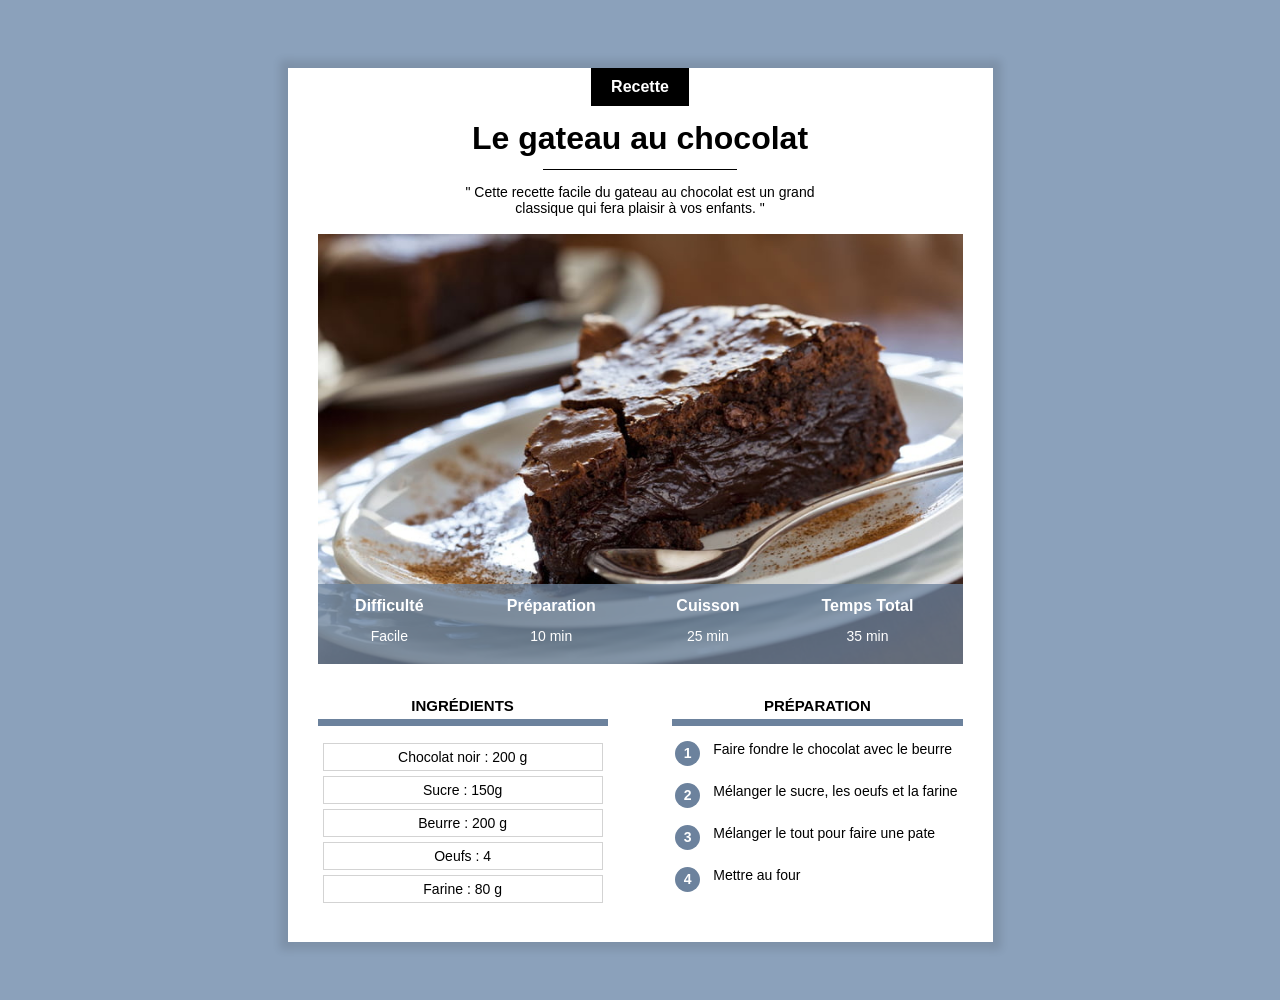
<file: index.html>
<!DOCTYPE html>
<html>
    <head>
        <title>Recette de gateau au chocolat</title>
        <meta charset="UTF-8">
        <meta name="viewport" content="width=device-width, initial-scale=1.0">
        <link rel="stylesheet" href="recette.css">

    </head>
    <body>

        
        
        <div class="contenu">
            
            <div class="centre categorie">
                <p class="categorie">Recette</p>
            </div>

            <h1>Le gateau au chocolat</h1>

            <div class="separator"></div>

            <div class="centre">
                <p class="description">" Cette recette facile du gateau au chocolat est un grand classique qui fera plaisir à vos enfants. "</p>
            </div>

            <div class="info">
                <img class="centre" style="display: block;" src="gateau.jpg">

                <table class="info">
                    <tr>
                        <th>Difficulté</th> <th>Préparation</th> <th>Cuisson</th> <th>Temps Total</th>
                    </tr>
                    <tr>
                        <td>Facile</td> <td>10 min</td> <td>25 min</td> <td>35 min</td>
                    </tr>
                </table>
            </div>

            <div>
            <div class="colonne1 colonne">
                <h2>Ingrédients</h2>
                <div class="ingredient">
                    <p>Chocolat noir : 200 g</p>
                    <p>Sucre : 150g</p>
                    <p>Beurre : 200 g</p>
                    <p>Oeufs : 4</p>
                    <p>Farine : 80 g</p>
                </div>
            </div>

            <div class="colonne2 colonne">
                <h2>Préparation</h2>
                <table class="preparation">
                    <tr>
                        <td> <p class="numero">1</p> </td> <td class="preparation_etape">Faire fondre le chocolat avec le beurre</td>
                    </tr>
                    <tr>
                        <td> <p class="numero">2</p> </td> <td class="preparation_etape">Mélanger le sucre, les oeufs et la farine</td>
                    </tr>
                    <tr>
                        <td> <p class="numero">3</p> </td> <td class="preparation_etape">Mélanger le tout pour faire une pate</td>
                    </tr>
                    <tr>
                        <td> <p class="numero">4</p> </td> <td class="preparation_etape">Mettre au four</td>
                    </tr>
                </table>
            </div>
            </div>
        </div>
    </body>
</html>
</file>
<file: recette.css>
* {
    overflow: auto;
}

body {
    background-color: #8BA1BB;
    font-family: Arial;
    min-width: 400px;
}
p.categorie {
    text-align: center;
    background-color: black;
    display: inline-block;
    color: white;
    padding: 10px 20px;
    margin-bottom: 0;
    font-weight: bold;
    font-size: 16px;
    margin-top: 0px;
}
div.contenu{
    background-color: white;
    margin: 40px 8px 40px 8px;
    padding: 0px 8px 20px 8px;
    /*min-width: 350px;*/
    box-shadow: 0 0 8px 8px rgba(0, 0, 0, 0.1);
}
h1 {
    text-align: center;
    margin-top: 10px;
    margin-bottom: 12px;
}
p.description {
    text-align: center;
    max-width: 400px;
    display: inline-block;
    font-size: 14px;
}
.centre {
    text-align: center;
    width: 100%;
}
div.categorie {
    margin-bottom: 0px;
    margin-top: 0px;
}
.separator {
    background-color: black;
    max-width: 30%;
    height: 1px;
    margin-left: 35%;
    margin-right: 35%;
}
div.info {
    position:relative;
}
table.info {
    position:absolute; 
    bottom: 0; 
    width: 100%; 
    color: white; 
    background-color: #6C829DC0; 
    height: 50px; 
}
table.info td {
    text-align: center;
    font-size: 12px;
    vertical-align: top;
}
table.info.th {
    font-size: 14px;
    vertical-align: bottom;
    padding-bottom: 8px;
}
div.colonne1 {

    display: inline-block;

}


div.colonne {
    width: 100%;
    margin-top: 20px;

}
div.colonne h2 {
    text-align: center;
    text-transform: uppercase;
    font-size: 15px;
    border-bottom: 7px solid #6C829D;
    padding-bottom: 5px;
}
div.ingredient {
    text-align: center;
}
div.ingredient p {
    border: 1px solid lightgray;
    padding-top: 5px;
    padding-bottom: 5px;
    margin: 5px;
    font-size: 14px;
}
table.preparation p.numero {
    background-color: #6C829D;
    color: white;
    text-align: center;
    font-size: 14px;    
    font-weight: bold;
    height: 25px;
    width: 25px;
    padding-top: 4px;
    box-sizing: border-box;
    border-radius: 50%;
    margin: 0;
}
table.preparation td {
    vertical-align: top;
}

table.preparation td.preparation_etape {
    font-size: 14px;
    padding-left: 10px;
    padding-bottom: 10px; 
}
table.preparation tr {
    height: 40px;
}

/* Styles pour ordinateur*/
@media only screen and (min-width: 768px) {
    div.contenu{
        min-width: 350px;
        margin: 60px 10% 50px 10%;
        padding: 0px 30px 30px 30px;
    }
    table.info {
        height: 80px;
    }
    table.info td {
        font-size: 14px;
    }
    table.info th {
        font-size: 16px;
    }
    div.colonne1 {

        margin-right: 10%;
    
    }
    div.colonne2 {
        float: right;
    }
    div.colonne {
        width: 45%;
    
    }
}
@media only screen and (min-width: 900px) {
    div.contenu {
        margin-left: auto;
        margin-right: auto;
        width: 645px;
    }
}
</file>
